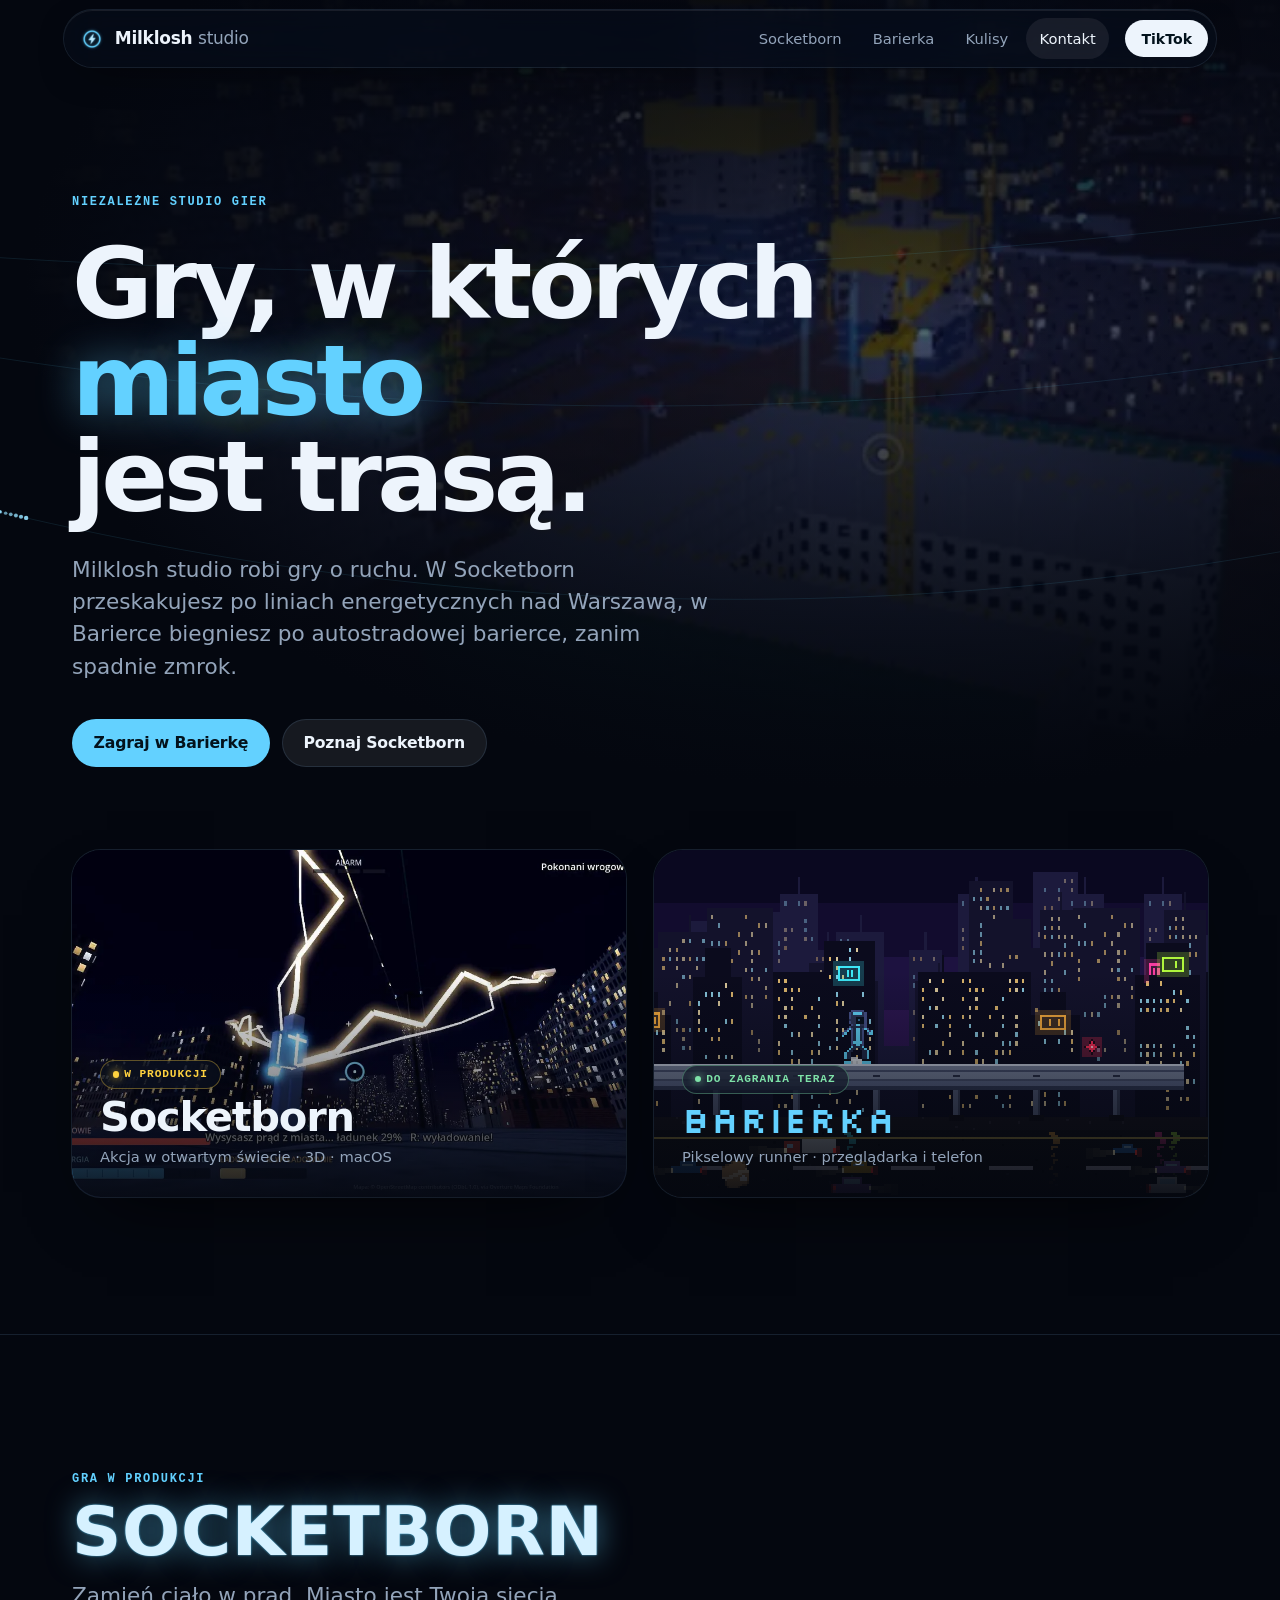
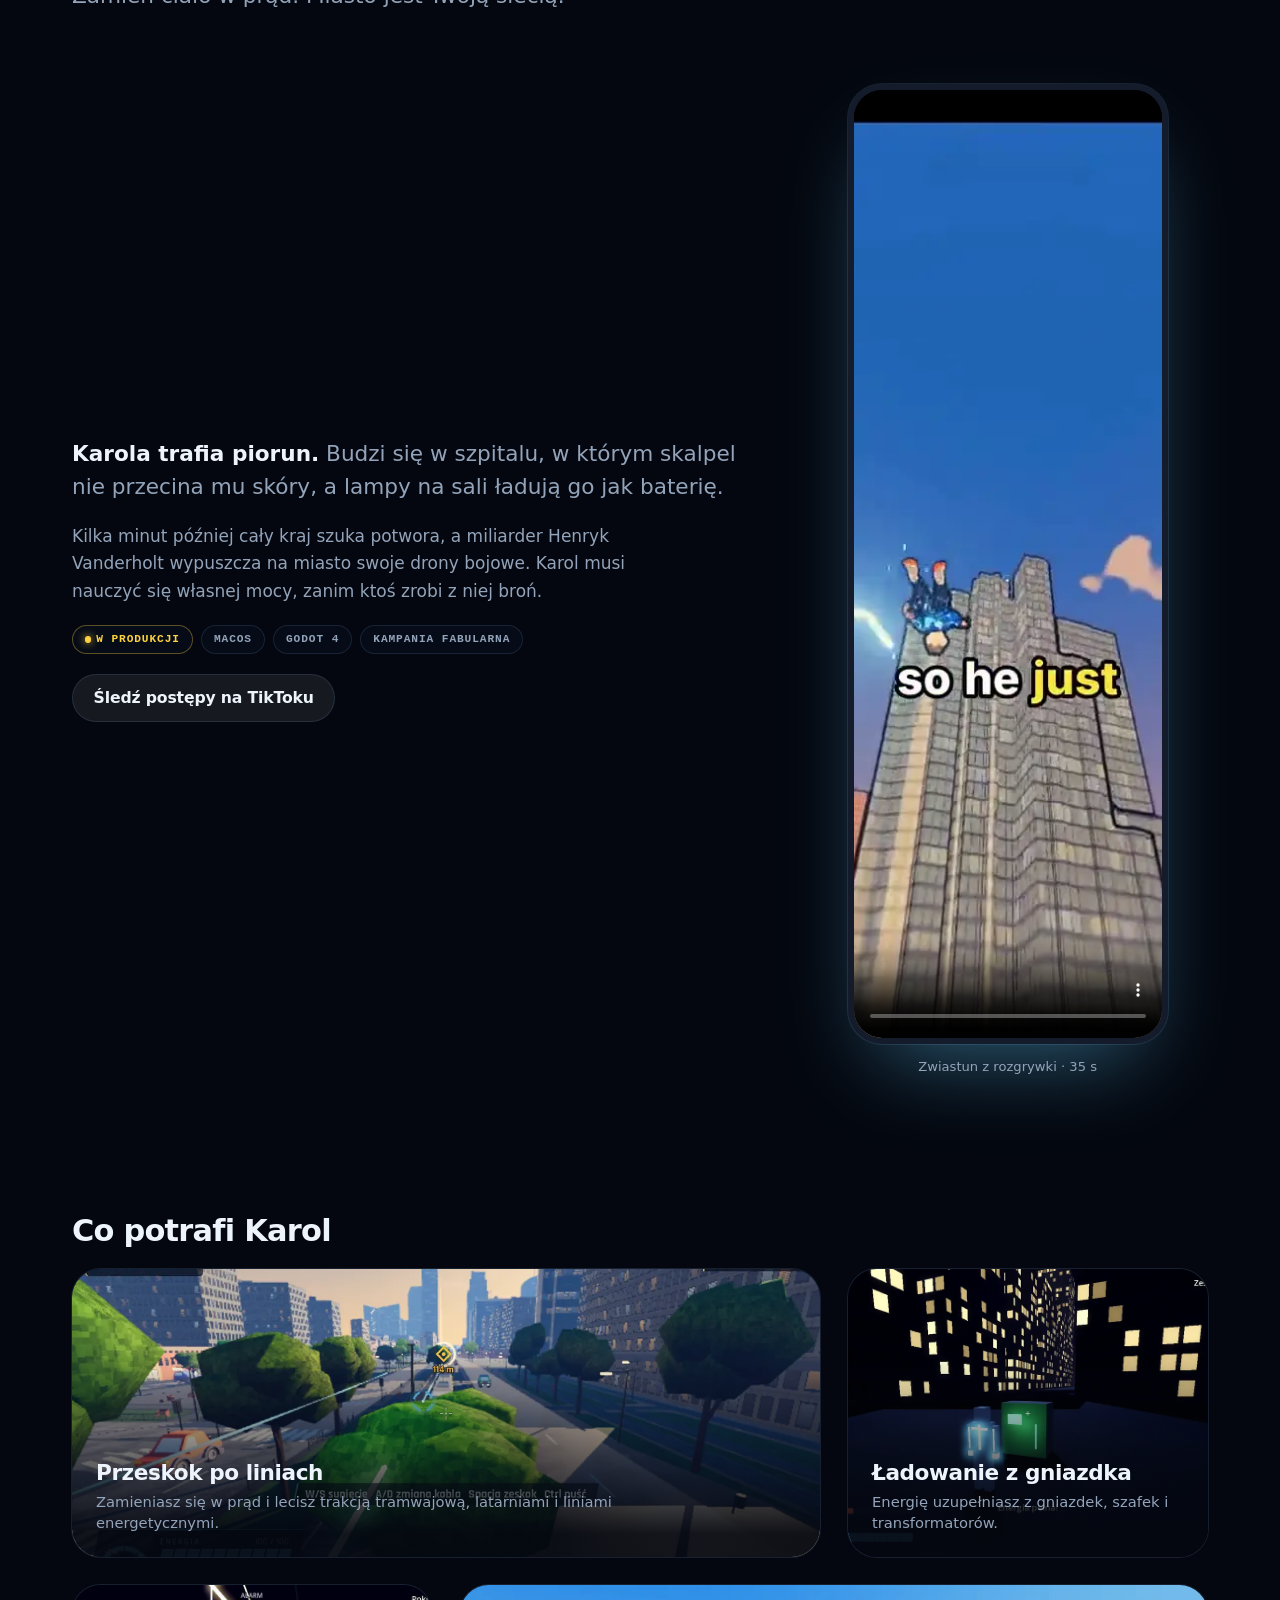
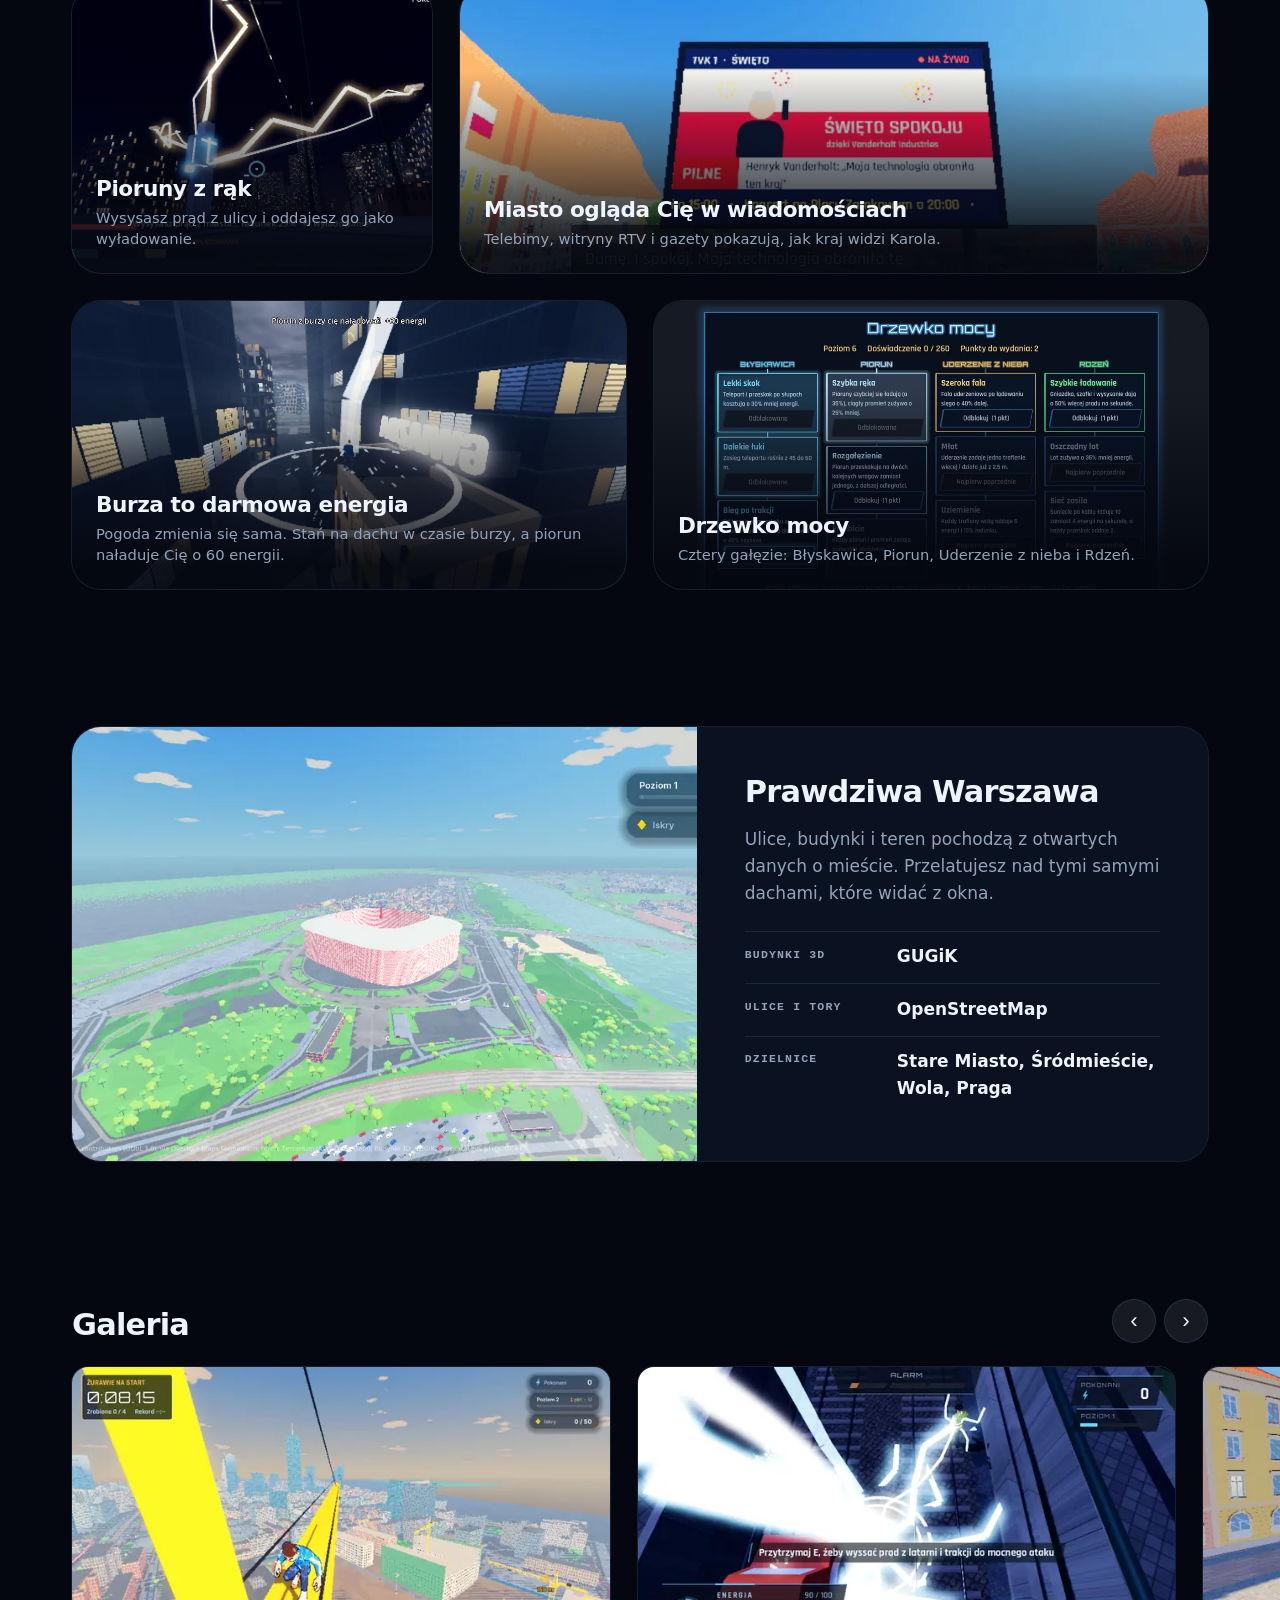
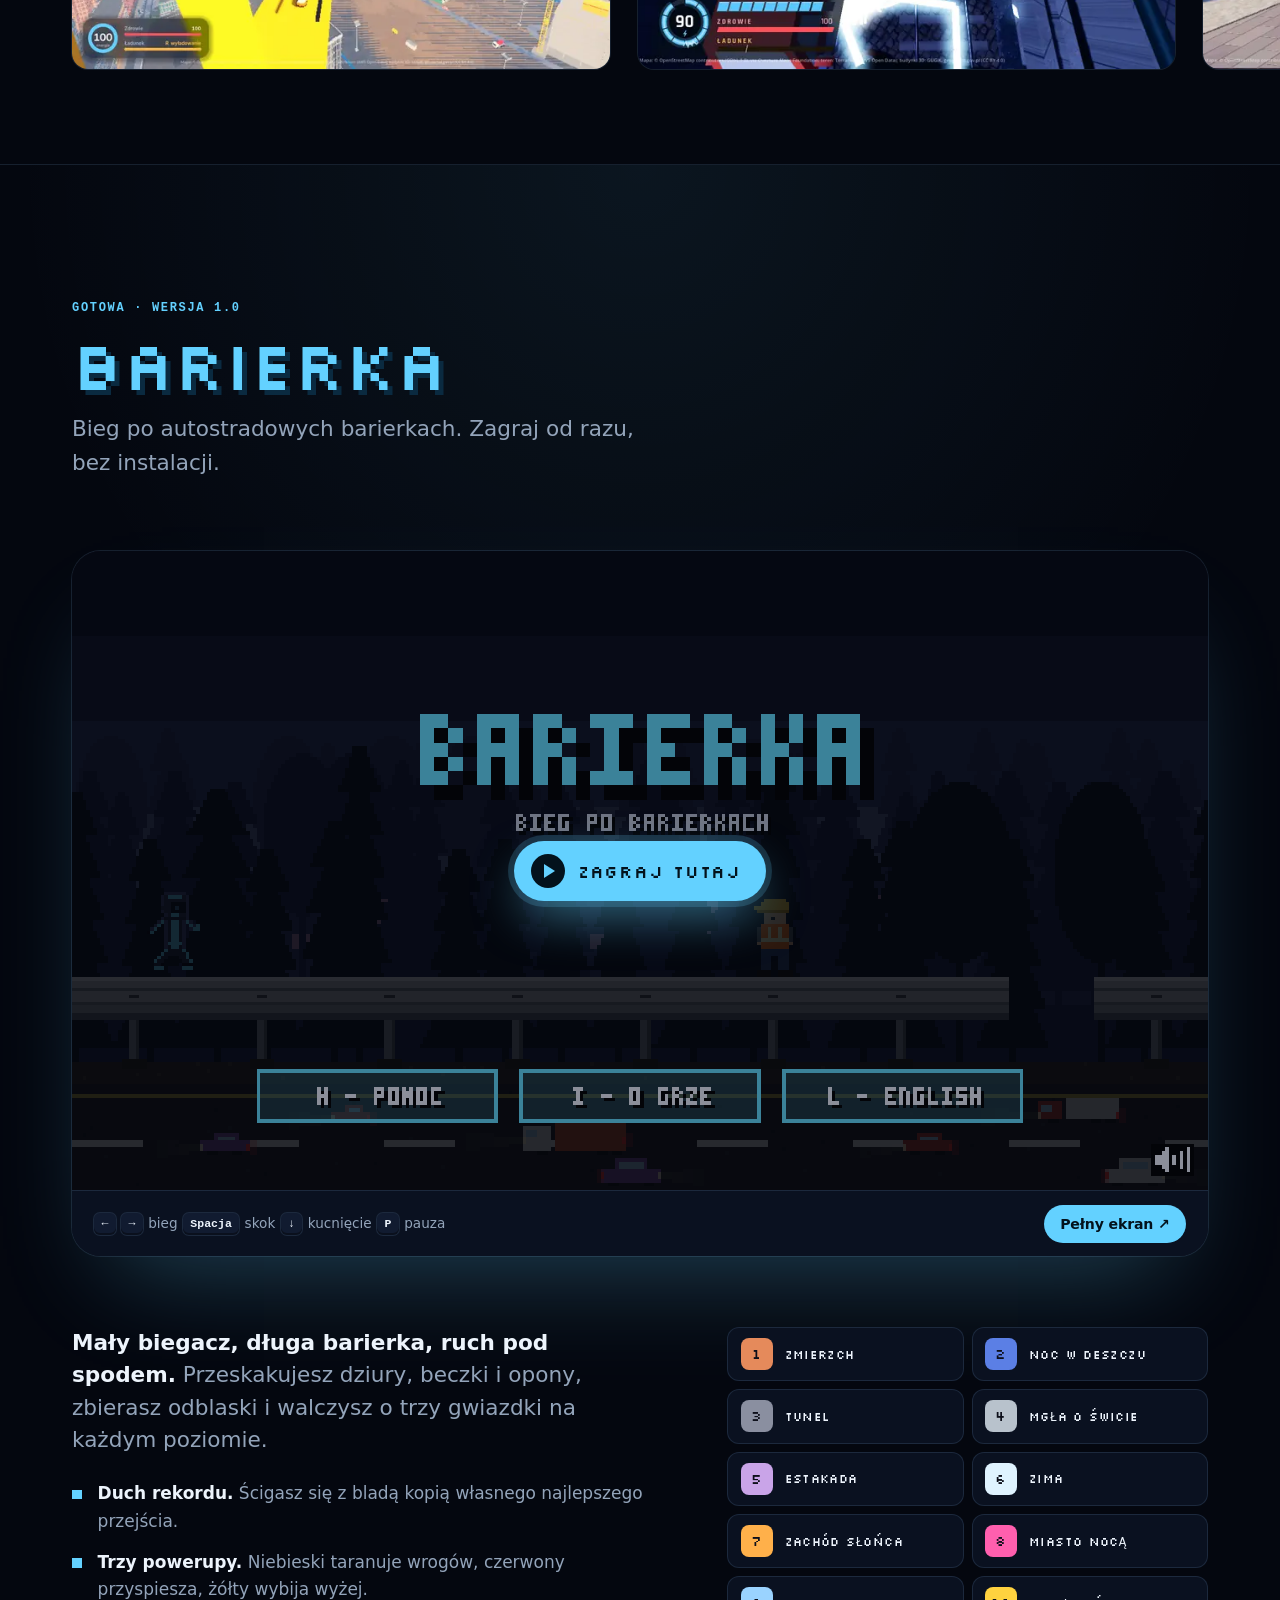
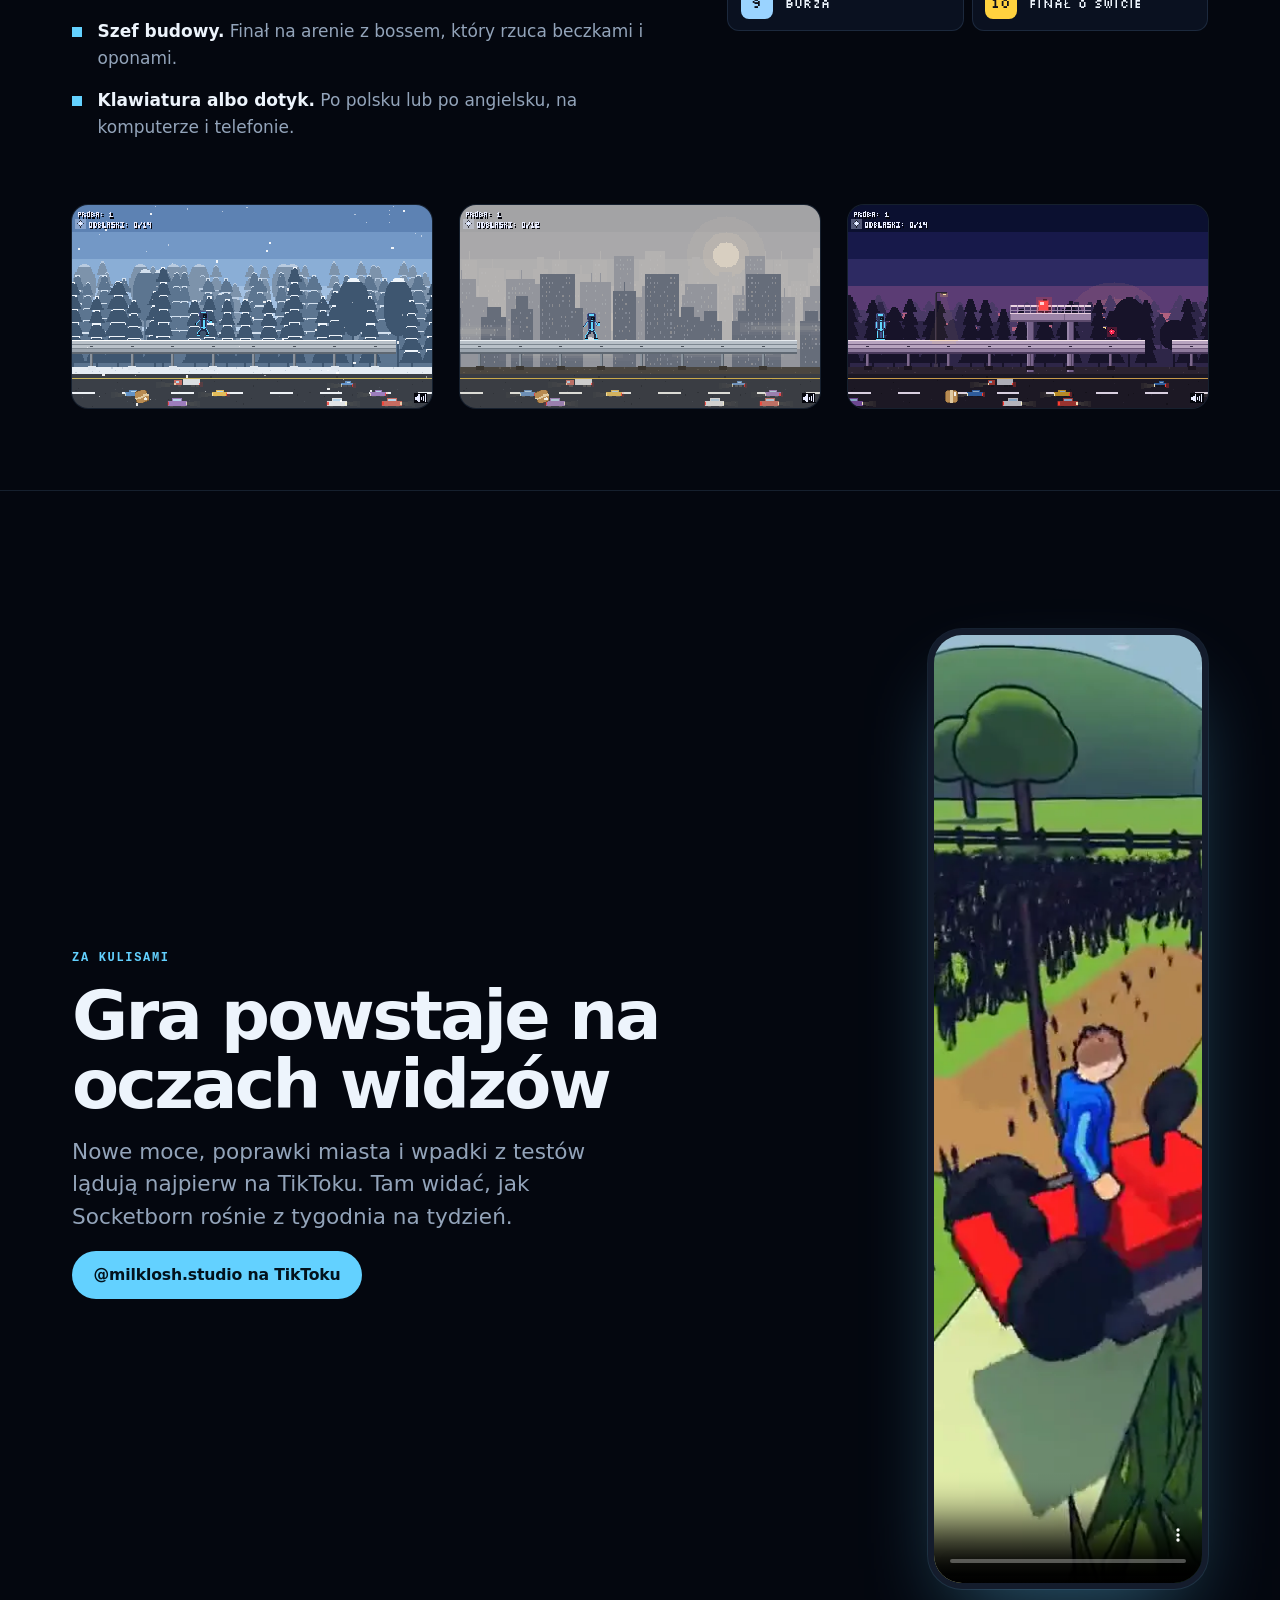
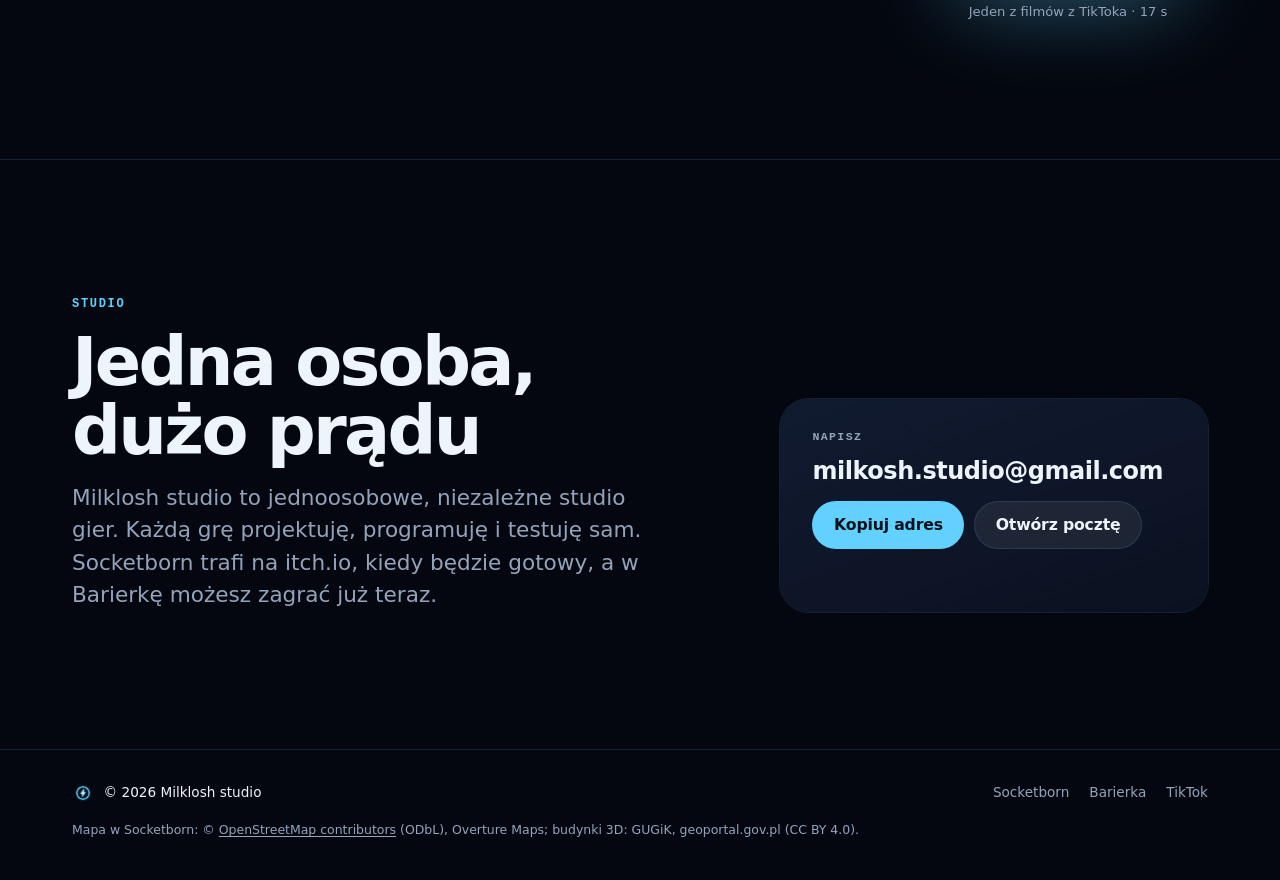
<file: index.html>
<!doctype html>
<html lang="pl">
<head>
<meta charset="utf-8">
<meta name="viewport" content="width=device-width, initial-scale=1, viewport-fit=cover">
<title>Milklosh studio</title>
<meta name="claude:viewport-fit-sides" content="cover">
<meta name="description" content="Milklosh studio robi gry: Socketborn, w którym zamieniasz ciało w prąd w Warszawie, i Barierkę, pikselowy bieg po autostradowych barierkach.">
<meta name="theme-color" content="#04070f">
<meta property="og:type" content="website">
<meta property="og:title" content="Milklosh studio">
<meta property="og:description" content="Socketborn i Barierka: gry z Milklosh studio.">
<meta property="og:image" content="https://milklosh.studio/assets/img/hero-plac-noca.webp">
<link rel="icon" type="image/png" href="favicon.png">
<link rel="apple-touch-icon" href="apple-touch-icon.png">
<link rel="preconnect" href="https://fonts.googleapis.com">
<link rel="preconnect" href="https://fonts.gstatic.com" crossorigin>
<link rel="stylesheet" href="https://fonts.googleapis.com/css2?family=Silkscreen&display=swap">
<link rel="stylesheet" href="style.css">
</head>
<body>

<header class="bar" id="bar">
  <div class="bar-in">
    <a class="brand" href="#top" aria-label="Milklosh studio, na górę strony">
      <img src="assets/img/znak.png" alt="" width="28" height="28">
      <span>Milklosh <em>studio</em></span>
    </a>
    <nav class="links" id="menu" aria-label="Główna">
      <a href="#socketborn">Socketborn</a>
      <a href="#barierka">Barierka</a>
      <a href="#kulisy">Kulisy</a>
      <a href="#kontakt">Kontakt</a>
      <a class="m-only" href="https://www.tiktok.com/@milklosh.studio" target="_blank" rel="noopener">TikTok ↗</a>
    </nav>
    <a class="pill-link" href="https://www.tiktok.com/@milklosh.studio" target="_blank" rel="noopener">TikTok</a>
    <button class="menu-btn" type="button" aria-expanded="false" aria-controls="menu" aria-label="Menu">
      <span></span><span></span>
    </button>
  </div>
</header>

<main id="top">

  <!-- HERO -->
  <section class="hero">
    <div class="hero-bg" aria-hidden="true">
      <img src="assets/img/hero-plac-noca.webp" alt="" width="1340" height="555">
    </div>
    <canvas class="sparks" aria-hidden="true"></canvas>
    <div class="shell hero-in">
      <p class="eyebrow">Niezależne studio gier</p>
      <h1>Gry, w których <span class="glow">miasto</span> jest&nbsp;trasą.</h1>
      <p class="lead">Milklosh studio robi gry o ruchu. W Socketborn przeskakujesz po liniach energetycznych nad Warszawą, w Barierce biegniesz po autostradowej barierce, zanim spadnie zmrok.</p>
      <div class="cta">
        <a class="btn" href="#barierka">Zagraj w Barierkę</a>
        <a class="btn ghost" href="#socketborn">Poznaj Socketborn</a>
      </div>
    </div>

    <div class="shell">
      <div class="posters">
        <a class="poster" href="#socketborn">
          <img src="assets/img/moc-wysysanie.webp" alt="" loading="eager" width="1100" height="619">
          <span class="poster-txt">
            <span class="chip live">W produkcji</span>
            <b>Socketborn</b>
            <span>Akcja w otwartym świecie · 3D · macOS</span>
          </span>
        </a>
        <a class="poster pixel" href="#barierka">
          <img src="assets/img/barierka-miasto-noca.webp" alt="" loading="eager" width="1200" height="624">
          <span class="poster-txt">
            <span class="chip ok">Do zagrania teraz</span>
            <b class="px">Barierka</b>
            <span>Pikselowy runner · przeglądarka i telefon</span>
          </span>
        </a>
      </div>
    </div>
  </section>

  <!-- SOCKETBORN -->
  <section class="game-sec" id="socketborn" aria-labelledby="sb-h">
    <div class="shell">
      <header class="sec-head">
        <p class="eyebrow">Gra w produkcji</p>
        <h2 id="sb-h" class="sb-title">Socketborn</h2>
        <p class="sub">Zamień ciało w prąd. Miasto jest Twoją siecią.</p>
      </header>

      <div class="story reveal">
        <div class="story-txt">
          <p class="big"><strong>Karola trafia piorun.</strong> Budzi się w szpitalu, w którym skalpel nie przecina mu skóry, a lampy na sali ładują go jak baterię.</p>
          <p>Kilka minut później cały kraj szuka potwora, a miliarder Henryk Vanderholt wypuszcza na miasto swoje drony bojowe. Karol musi nauczyć się własnej mocy, zanim ktoś zrobi z niej broń.</p>
          <div class="chips">
            <span class="chip live">W produkcji</span>
            <span class="chip">macOS</span>
            <span class="chip">Godot 4</span>
            <span class="chip">Kampania fabularna</span>
          </div>
          <a class="btn ghost" href="https://www.tiktok.com/@milklosh.studio" target="_blank" rel="noopener">Śledź postępy na TikToku</a>
        </div>
        <figure class="phone">
          <video controls playsinline preload="none" poster="assets/video/zwiastun-poster.webp" width="540" height="960">
            <source src="assets/video/socketborn-zwiastun.mp4" type="video/mp4">
          </video>
          <figcaption>Zwiastun z rozgrywki · 35 s</figcaption>
        </figure>
      </div>

      <h3 class="mini-h">Co potrafi Karol</h3>
      <div class="bento">
        <article class="tile t-wide reveal">
          <img src="assets/img/moc-przeskok.webp" alt="Wyścig po kablach nad ulicami Woli" loading="lazy" width="1100" height="619">
          <div class="tile-txt"><b>Przeskok po liniach</b><span>Zamieniasz się w prąd i lecisz trakcją tramwajową, latarniami i liniami energetycznymi.</span></div>
        </article>
        <article class="tile reveal">
          <img src="assets/img/moc-ladowanie.webp" alt="Karol ładuje się przy szafce elektrycznej" loading="lazy" width="1100" height="619">
          <div class="tile-txt"><b>Ładowanie z gniazdka</b><span>Energię uzupełniasz z gniazdek, szafek i transformatorów.</span></div>
        </article>
        <article class="tile reveal">
          <img src="assets/img/moc-wysysanie.webp" alt="Wysysanie prądu z latarni między wieżowcami" loading="lazy" width="1100" height="619">
          <div class="tile-txt"><b>Pioruny z rąk</b><span>Wysysasz prąd z ulicy i oddajesz go jako wyładowanie.</span></div>
        </article>
        <article class="tile t-wide reveal">
          <img src="assets/img/fabula-telebim.webp" alt="Telebim na Placu Zamkowym z Vanderholtem" loading="lazy" width="1100" height="619">
          <div class="tile-txt"><b>Miasto ogląda Cię w wiadomościach</b><span>Telebimy, witryny RTV i gazety pokazują, jak kraj widzi Karola.</span></div>
        </article>
        <article class="tile t-half reveal">
          <img src="assets/img/moc-burza.webp" alt="Piorun z burzy ładuje Karola na dachu" loading="lazy" width="1100" height="619">
          <div class="tile-txt"><b>Burza to darmowa energia</b><span>Pogoda zmienia się sama. Stań na dachu w czasie burzy, a piorun naładuje Cię o 60 energii.</span></div>
        </article>
        <article class="tile t-half reveal">
          <img src="assets/img/moc-drzewko.webp" alt="Drzewko mocy z czterema gałęziami" loading="lazy" width="1100" height="619">
          <div class="tile-txt"><b>Drzewko mocy</b><span>Cztery gałęzie: Błyskawica, Piorun, Uderzenie z nieba i Rdzeń.</span></div>
        </article>
      </div>

      <div class="city reveal">
        <div class="city-img">
          <img src="assets/img/warszawa-stadion.webp" alt="Stadion Narodowy i Praga z lotu ptaka" loading="lazy" width="1100" height="619">
        </div>
        <div class="city-txt">
          <h3>Prawdziwa Warszawa</h3>
          <p>Ulice, budynki i teren pochodzą z otwartych danych o mieście. Przelatujesz nad tymi samymi dachami, które widać z okna.</p>
          <dl class="facts">
            <div><dt>Budynki 3D</dt><dd>GUGiK</dd></div>
            <div><dt>Ulice i tory</dt><dd>OpenStreetMap</dd></div>
            <div><dt>Dzielnice</dt><dd>Stare Miasto, Śródmieście, Wola, Praga</dd></div>
          </dl>
        </div>
      </div>

      <div class="carousel-head">
        <h3 class="mini-h">Galeria</h3>
        <div class="car-btns">
          <button type="button" class="round" data-dir="-1" aria-label="Poprzednie zdjęcie">‹</button>
          <button type="button" class="round" data-dir="1" aria-label="Następne zdjęcie">›</button>
        </div>
      </div>
    </div>
    <div class="carousel" tabindex="0" aria-label="Zrzuty ekranu z Socketborn">
      <button class="shot" data-full="assets/img/zuraw.webp"><img src="assets/img/zuraw-640.webp" alt="Karol na wysięgniku żurawia 168 m nad budową" loading="lazy" width="640" height="360"></button>
      <button class="shot" data-full="assets/img/uderzenie.webp"><img src="assets/img/uderzenie-640.webp" alt="Wyładowanie z wyssanej trakcji na torach" loading="lazy" width="640" height="360"></button>
      <button class="shot" data-full="assets/img/lot.webp"><img src="assets/img/lot-640.webp" alt="Lot nad kamienicami Starego Miasta" loading="lazy" width="640" height="360"></button>
      <button class="shot" data-full="assets/img/fabula-witryna.webp"><img src="assets/img/fabula-witryna.webp" alt="Witryna sklepu RTV z wiadomościami" loading="lazy" width="1100" height="619"></button>
      <button class="shot" data-full="assets/img/burza.webp"><img src="assets/img/burza-640.webp" alt="Burza i piorun między wieżowcami nocą" loading="lazy" width="640" height="360"></button>
      <button class="shot" data-full="assets/img/bohater-ladowanie.webp"><img src="assets/img/bohater-ladowanie.webp" alt="Karol z żyłami pełnymi energii" loading="lazy" width="1100" height="619"></button>
      <button class="shot" data-full="assets/img/wisla-noc.webp"><img src="assets/img/wisla-noc-640.webp" alt="Światła miasta odbite w Wiśle nocą" loading="lazy" width="640" height="360"></button>
      <button class="shot" data-full="assets/img/srodmiescie.webp"><img src="assets/img/srodmiescie-640.webp" alt="Śródmieście i wieżowce z lotu ptaka" loading="lazy" width="640" height="360"></button>
    </div>
  </section>

  <!-- BARIERKA -->
  <section class="game-sec bar-sec" id="barierka" aria-labelledby="ba-h">
    <div class="shell">
      <header class="sec-head">
        <p class="eyebrow">Gotowa · wersja 1.0</p>
        <h2 id="ba-h" class="px ba-title">Barierka</h2>
        <p class="sub">Bieg po autostradowych barierkach. Zagraj od razu, bez instalacji.</p>
      </header>

      <div class="console reveal">
        <div class="screen" id="screen">
          <img src="assets/img/barierka-start.webp" alt="Ekran startowy Barierki" width="1280" height="720">
          <button type="button" class="play" id="play">
            <span class="play-ico" aria-hidden="true"></span>
            Zagraj tutaj
          </button>
        </div>
        <div class="console-bar">
          <span class="keys"><kbd>←</kbd><kbd>→</kbd> bieg <kbd>Spacja</kbd> skok <kbd>↓</kbd> kucnięcie <kbd>P</kbd> pauza</span>
          <a class="btn small" href="barierka/" target="_blank" rel="noopener">Pełny ekran ↗</a>
        </div>
      </div>

      <div class="ba-grid">
        <div class="ba-txt reveal">
          <p class="big"><strong>Mały biegacz, długa barierka, ruch pod spodem.</strong> Przeskakujesz dziury, beczki i opony, zbierasz odblaski i walczysz o trzy gwiazdki na każdym poziomie.</p>
          <ul class="ticks">
            <li><b>Duch rekordu.</b> Ścigasz się z bladą kopią własnego najlepszego przejścia.</li>
            <li><b>Trzy powerupy.</b> Niebieski taranuje wrogów, czerwony przyspiesza, żółty wybija wyżej.</li>
            <li><b>Szef budowy.</b> Finał na arenie z bossem, który rzuca beczkami i oponami.</li>
            <li><b>Klawiatura albo dotyk.</b> Po polsku lub po angielsku, na komputerze i telefonie.</li>
          </ul>
        </div>
        <ol class="levels reveal" aria-label="Poziomy">
          <li style="--c:#e58a5b">Zmierzch</li>
          <li style="--c:#5b7fe5">Noc w deszczu</li>
          <li style="--c:#8a8fa0">Tunel</li>
          <li style="--c:#b8c2cc">Mgła o świcie</li>
          <li style="--c:#c9a4e8">Estakada</li>
          <li style="--c:#dff3ff">Zima</li>
          <li style="--c:#ffb04a">Zachód słońca</li>
          <li style="--c:#ff5fae">Miasto nocą</li>
          <li style="--c:#9ad3ff">Burza</li>
          <li style="--c:#ffd23f">Finał o świcie</li>
        </ol>
      </div>

      <div class="px-gallery">
        <button class="shot" data-full="assets/img/barierka-zima.webp"><img src="assets/img/barierka-zima-640.webp" alt="Poziom 6, zima" loading="lazy" width="640" height="360"></button>
        <button class="shot" data-full="assets/img/barierka-mgla.webp"><img src="assets/img/barierka-mgla-640.webp" alt="Poziom 5, estakada we mgle" loading="lazy" width="640" height="360"></button>
        <button class="shot" data-full="assets/img/barierka-final.webp"><img src="assets/img/barierka-final-640.webp" alt="Poziom 10, finał o świcie" loading="lazy" width="640" height="360"></button>
      </div>
    </div>
  </section>

  <!-- KULISY -->
  <section class="kulisy" id="kulisy" aria-labelledby="ku-h">
    <div class="shell kulisy-in">
      <div class="kulisy-txt reveal">
        <p class="eyebrow">Za kulisami</p>
        <h2 id="ku-h">Gra powstaje na oczach widzów</h2>
        <p>Nowe moce, poprawki miasta i wpadki z testów lądują najpierw na TikToku. Tam widać, jak Socketborn rośnie z tygodnia na tydzień.</p>
        <a class="btn" href="https://www.tiktok.com/@milklosh.studio" target="_blank" rel="noopener">@milklosh.studio na TikToku</a>
      </div>
      <figure class="phone small reveal">
        <video controls playsinline preload="none" poster="assets/video/kulisy-trawa-poster.webp" width="540" height="960">
          <source src="assets/video/kulisy-trawa.mp4" type="video/mp4">
        </video>
        <figcaption>Jeden z filmów z TikToka · 17 s</figcaption>
      </figure>
    </div>
  </section>

  <!-- STUDIO / KONTAKT -->
  <section class="studio" id="kontakt" aria-labelledby="st-h">
    <div class="shell studio-in">
      <div class="reveal">
        <p class="eyebrow">Studio</p>
        <h2 id="st-h">Jedna osoba, dużo prądu</h2>
        <p class="studio-p">Milklosh studio to jednoosobowe, niezależne studio gier. Każdą grę projektuję, programuję i testuję sam. Socketborn trafi na itch.io, kiedy będzie gotowy, a w Barierkę możesz zagrać już teraz.</p>
      </div>
      <aside class="contact reveal" aria-label="Kontakt">
        <span class="label">Napisz</span>
        <span class="mail">milkosh.studio@gmail.com</span>
        <div class="row">
          <button class="btn" type="button" data-copy="milkosh.studio@gmail.com">Kopiuj adres</button>
          <a class="btn ghost" href="mailto:milkosh.studio@gmail.com">Otwórz pocztę</a>
        </div>
        <span class="copied" aria-live="polite"></span>
      </aside>
    </div>
  </section>
</main>

<footer class="foot">
  <div class="shell foot-in">
    <div class="foot-brand">
      <img src="assets/img/znak.png" alt="" width="22" height="22">
      <span>© 2026 Milklosh studio</span>
    </div>
    <nav aria-label="Stopka">
      <a href="#socketborn">Socketborn</a>
      <a href="#barierka">Barierka</a>
      <a href="https://www.tiktok.com/@milklosh.studio" target="_blank" rel="noopener">TikTok</a>
    </nav>
    <p class="attr">Mapa w Socketborn: © <a href="https://www.openstreetmap.org/copyright" target="_blank" rel="noopener">OpenStreetMap contributors</a> (ODbL), Overture Maps; budynki 3D: GUGiK, geoportal.gov.pl (CC BY 4.0).</p>
  </div>
</footer>

<dialog class="lightbox" aria-label="Powiększony zrzut ekranu">
  <div class="lightbox-stage"><img alt=""></div>
  <button class="lightbox-close" type="button" aria-label="Zamknij">×</button>
</dialog>

<script src="main.js"></script>
<script data-goatcounter="https://milklosh.goatcounter.com/count"
        async src="//gc.zgo.at/count.js"></script>
</body>
</html>
</file>
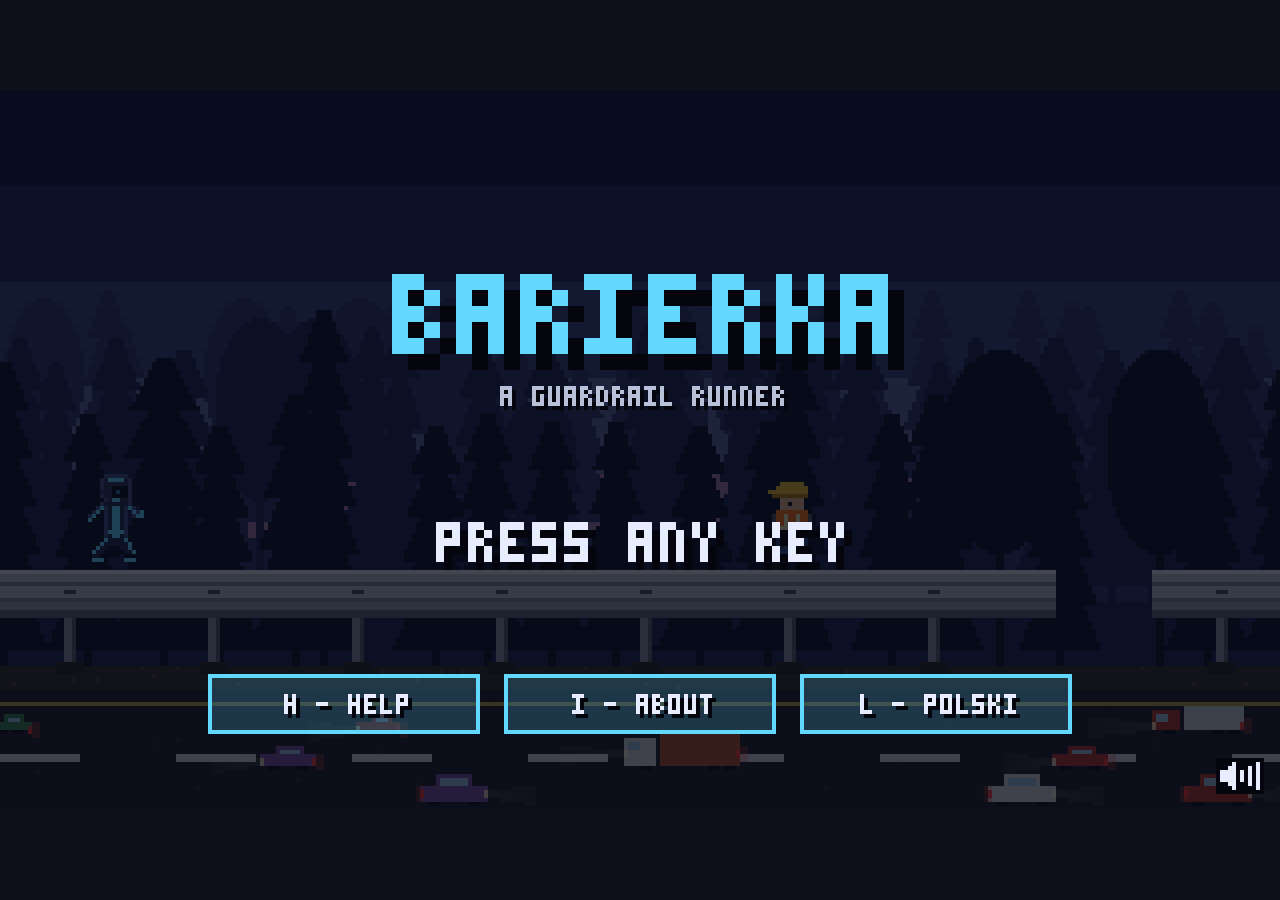
<file: barierka/index.html>
<!DOCTYPE html>
<html lang="en">
<head>
  <meta charset="utf-8">
  <meta name="viewport" content="width=device-width, initial-scale=1, maximum-scale=1, user-scalable=no, viewport-fit=cover">
  <title>Barierka - a guardrail runner</title>
  <meta name="description" content="Barierka is a pixel arcade game: a little runner sprints along highway guardrails. Barierka to pikselowa gra zręcznościowa: człowieczek biegnie po autostradowych barierkach.">
  <meta property="og:type" content="website">
  <meta property="og:title" content="Barierka - a guardrail runner">
  <meta property="og:description" content="A pixel arcade game: a little runner sprints along highway guardrails. Pikselowa gra zręcznościowa: człowieczek biegnie po autostradowych barierkach.">
  <meta property="og:locale" content="en_US">
  <meta property="og:locale:alternate" content="pl_PL">
  <meta name="twitter:card" content="summary">
  <link rel="icon" href="data:image/svg+xml,%3Csvg xmlns='http://www.w3.org/2000/svg' viewBox='0 0 16 16'%3E%3Crect width='16' height='16' fill='%230d0f1a'/%3E%3Crect x='0' y='11' width='16' height='2' fill='%239aa3ad'/%3E%3Crect x='2' y='13' width='2' height='3' fill='%235f6872'/%3E%3Crect x='12' y='13' width='2' height='3' fill='%235f6872'/%3E%3Crect x='6' y='3' width='3' height='3' fill='%2362d8ff'/%3E%3Crect x='5' y='6' width='5' height='3' fill='%2362d8ff'/%3E%3Crect x='4' y='9' width='2' height='2' fill='%2362d8ff'/%3E%3Crect x='9' y='9' width='2' height='2' fill='%2362d8ff'/%3E%3C/svg%3E">
  <style>
    html, body {
      margin: 0;
      height: 100%;
      background: #0d0f1a;
      overflow: hidden;
      touch-action: none;
      overscroll-behavior: none;
      user-select: none;
      -webkit-user-select: none;
      -webkit-touch-callout: none;
      -webkit-tap-highlight-color: transparent;
    }
    body {
      position: fixed;
      inset: 0;
      box-sizing: border-box;
      display: flex;
      align-items: center;
      justify-content: center;
      padding: env(safe-area-inset-top) env(safe-area-inset-right) env(safe-area-inset-bottom) env(safe-area-inset-left);
    }
    canvas {
      display: block;
      touch-action: none;
      image-rendering: crisp-edges;
      image-rendering: pixelated;
    }
  </style>
</head>
<body>
  <canvas id="game" width="320" height="180"></canvas>
  <script src="game.js"></script>
<script data-goatcounter="https://milklosh.goatcounter.com/count"
        async src="//gc.zgo.at/count.js"></script>
</body>
</html>
</file>
<file: style.css>
/* Layout: a night-city scroll. Full-bleed hero, then each game as its own chapter;
   everything sized with clamp() so it scales smoothly from 320px phones to wide desktops. */
:root {
  --night: #04070f;          /* page ground, navy from the logo */
  --night-2: #0a1120;        /* raised surfaces */
  --night-3: #111b30;        /* hover / inner surfaces */
  --ink: #edf4fc;            /* main text */
  --ink-dim: #93a4ba;        /* secondary text */
  --current: #63d1ff;        /* cyan ring of the logo */
  --spark: #ffd23f;          /* "Iskry" yellow from the game HUD */
  --ok: #7ee2a8;             /* "playable now" */
  --hair: rgba(150, 200, 255, 0.13);

  --font-ui: -apple-system, BlinkMacSystemFont, "SF Pro Text", system-ui, "Segoe UI", Roboto, "Helvetica Neue", sans-serif;
  --font-display: -apple-system, BlinkMacSystemFont, "SF Pro Display", system-ui, "Segoe UI", Roboto, "Helvetica Neue", sans-serif;
  --font-mono: ui-monospace, "SF Mono", Menlo, Consolas, monospace;
  --font-px: "Silkscreen", ui-monospace, "SF Mono", Menlo, monospace;

  --s-body: clamp(1rem, 0.95rem + 0.2vw, 1.0625rem);
  --s-lead: clamp(1.1rem, 1rem + 0.5vw, 1.35rem);
  --s-h3: clamp(1.35rem, 1.1rem + 1vw, 1.9rem);
  --s-h2: clamp(2.2rem, 1.4rem + 3.6vw, 4.5rem);
  --s-h1: clamp(2.6rem, 1.2rem + 6.2vw, 6.6rem);

  --gap: clamp(1rem, 0.6rem + 1.6vw, 1.75rem);
  --sec: clamp(4.5rem, 3rem + 7vw, 9rem);
  --r-lg: clamp(20px, 1rem + 1vw, 32px);
  --r-md: 16px;
  --ease: cubic-bezier(0.2, 0.9, 0.25, 1);   /* critically damped feel */
  --gutter-l: max(clamp(16px, 4vw, 40px), env(safe-area-inset-left, 0px));
  --gutter-r: max(clamp(16px, 4vw, 40px), env(safe-area-inset-right, 0px));
  color-scheme: dark;
}

* { box-sizing: border-box; }
html { scroll-behavior: smooth; scroll-padding-top: 72px; -webkit-text-size-adjust: 100%; }
body {
  margin: 0; background: var(--night); color: var(--ink);
  font: 400 var(--s-body)/1.6 var(--font-ui);
  -webkit-font-smoothing: antialiased; overflow-x: hidden;
}
body::before {
  content: ""; position: fixed; inset: 0 0 auto; z-index: 30;
  height: env(safe-area-inset-top, 0px); background: var(--night);
}
img, video { max-width: 100%; display: block; }
a { color: var(--current); text-decoration: none; }
:focus-visible { outline: 2px solid var(--current); outline-offset: 3px; border-radius: 8px; }
h1, h2, h3 { text-wrap: balance; margin: 0; }
p { text-wrap: pretty; }

.shell { max-width: 76rem; margin-inline: auto; padding-left: var(--gutter-l); padding-right: var(--gutter-r); }

.eyebrow {
  margin: 0; font: 600 0.75rem/1 var(--font-mono); letter-spacing: 0.14em; text-transform: uppercase; color: var(--current);
}

/* ---------- Buttons & chips ---------- */
.btn {
  display: inline-flex; align-items: center; justify-content: center; gap: 0.5rem;
  min-height: 48px; padding: 0 1.35rem; border-radius: 999px; border: 0; cursor: pointer;
  font: 600 0.98rem/1 var(--font-ui); letter-spacing: -0.01em;
  background: var(--current); color: #03121c;
  transition: transform 240ms var(--ease), background-color 160ms ease, box-shadow 240ms var(--ease);
  -webkit-tap-highlight-color: transparent; white-space: nowrap;
}
.btn:hover { background: #8fe0ff; box-shadow: 0 8px 30px -8px rgba(99, 209, 255, 0.6); }
.btn:active { transform: scale(0.96); transition-duration: 70ms; }   /* feedback on press */
.btn.ghost { background: rgba(255, 255, 255, 0.07); color: var(--ink); box-shadow: inset 0 0 0 1px var(--hair); }
.btn.ghost:hover { background: rgba(255, 255, 255, 0.12); }
.btn.small { min-height: 38px; padding: 0 1rem; font-size: 0.88rem; }

.chips { display: flex; flex-wrap: wrap; gap: 0.5rem; }
.chip {
  display: inline-flex; align-items: center; gap: 0.45em; width: fit-content;
  font: 600 0.7rem/1 var(--font-mono); letter-spacing: 0.08em; text-transform: uppercase;
  padding: 0.5rem 0.75rem; border-radius: 999px; color: var(--ink-dim);
  background: rgba(10, 17, 32, 0.55); border: 1px solid var(--hair);
  -webkit-backdrop-filter: blur(14px); backdrop-filter: blur(14px);
}
.chip.live { color: var(--spark); border-color: rgba(255, 210, 63, 0.35); }
.chip.ok { color: var(--ok); border-color: rgba(126, 226, 168, 0.35); }
.chip.live::before, .chip.ok::before {
  content: ""; width: 0.55em; height: 0.55em; border-radius: 50%; background: currentColor; box-shadow: 0 0 8px currentColor;
}

/* ---------- Header: floating glass bar ---------- */
.bar {
  position: sticky; top: env(safe-area-inset-top, 0px); z-index: 40;
  padding: 10px var(--gutter-r) 0 var(--gutter-l);
}
.bar-in {
  max-width: 72rem; margin-inline: auto;
  display: flex; align-items: center; gap: 1rem;
  padding: 8px 8px 8px 14px; border-radius: 999px;
  background: rgba(8, 13, 25, 0.62);
  -webkit-backdrop-filter: blur(22px) saturate(170%); backdrop-filter: blur(22px) saturate(170%);
  box-shadow: inset 0 1px 0 rgba(255, 255, 255, 0.08), 0 0 0 1px var(--hair), 0 12px 40px -18px rgba(0, 0, 0, 0.8);
}
.brand { display: flex; align-items: center; gap: 0.55rem; color: var(--ink); font-weight: 650; letter-spacing: -0.015em; margin-right: auto; }
.brand em { font-style: normal; font-weight: 300; color: var(--ink-dim); }
.brand img { width: 28px; height: 28px; }
.links { display: flex; gap: 0.25rem; }
.links a { color: var(--ink-dim); font-size: 0.92rem; padding: 0.55rem 0.85rem; border-radius: 999px; transition: color 150ms, background-color 150ms; }
.links a:hover, .links a.on { color: var(--ink); background: rgba(255, 255, 255, 0.07); }
.pill-link { font: 600 0.88rem/1 var(--font-ui); color: #03121c; background: var(--ink); padding: 0.7rem 1rem; border-radius: 999px; transition: transform 220ms var(--ease); }
.pill-link:active { transform: scale(0.95); }
.menu-btn, .links .m-only { display: none; }

/* ---------- Hero ---------- */
.hero { position: relative; isolation: isolate; padding-top: clamp(3rem, 2rem + 6vw, 7rem); margin-top: -70px; padding-bottom: var(--sec); }
.hero-bg { position: absolute; inset: 0 0 auto 0; height: min(92%, 980px); z-index: -2; overflow: hidden; }
.hero-bg img { width: 100%; height: 100%; object-fit: cover; object-position: center 35%; opacity: 0.55; transform: scale(1.06); }
.hero-bg::after {
  content: ""; position: absolute; inset: 0;
  background:
    radial-gradient(80% 60% at 70% 30%, transparent, var(--night) 85%),
    linear-gradient(180deg, rgba(4, 7, 15, 0.7) 0%, rgba(4, 7, 15, 0.2) 35%, var(--night) 100%);
}
.sparks { position: absolute; inset: 0; width: 100%; height: 100%; z-index: -1; pointer-events: none; }
.hero-in { padding-top: 90px; display: grid; gap: clamp(1rem, 0.6rem + 1.5vw, 1.75rem); justify-items: start; }
.hero h1 {
  font: 750 var(--s-h1)/0.98 var(--font-display); letter-spacing: -0.045em; max-width: 13ch;
}
.glow { color: var(--current); text-shadow: 0 0 40px rgba(99, 209, 255, 0.45); }
.lead { margin: 0; max-width: 40rem; font-size: var(--s-lead); line-height: 1.5; color: var(--ink-dim); }
.cta { display: flex; flex-wrap: wrap; gap: 0.75rem; margin-top: 0.5rem; }

.posters {
  margin-top: clamp(3rem, 2rem + 4vw, 6rem);
  display: grid; grid-template-columns: repeat(auto-fit, minmax(min(100%, 22rem), 1fr)); gap: var(--gap);
}
.poster {
  position: relative; display: block; overflow: hidden; border-radius: var(--r-lg);
  aspect-ratio: 16 / 10; max-width: 100%; color: var(--ink);
  box-shadow: 0 0 0 1px var(--hair), 0 30px 70px -35px rgba(0, 0, 0, 0.9);
  transition: transform 420ms var(--ease), box-shadow 420ms var(--ease);
}
.poster img { position: absolute; inset: 0; width: 100%; height: 100%; object-fit: cover; transition: transform 700ms var(--ease); }
.poster::after { content: ""; position: absolute; inset: 0; background: linear-gradient(180deg, transparent 35%, rgba(4, 7, 15, 0.92)); }
.poster:hover { transform: translateY(-4px); box-shadow: 0 0 0 1px rgba(99, 209, 255, 0.4), 0 40px 80px -35px rgba(99, 209, 255, 0.35); }
.poster:hover img { transform: scale(1.04); }
.poster:active { transform: scale(0.985); transition-duration: 90ms; }
.poster-txt { position: absolute; z-index: 1; inset: auto 0 0 0; padding: clamp(1.1rem, 0.8rem + 1.5vw, 1.75rem); display: grid; gap: 0.45rem; }
.poster-txt b { font: 750 clamp(1.7rem, 1.2rem + 2vw, 2.6rem)/1 var(--font-display); letter-spacing: -0.03em; }
.poster-txt b.px { font: 400 clamp(1.5rem, 1.1rem + 1.8vw, 2.3rem)/1 var(--font-px); letter-spacing: 0.03em; color: var(--current); }
.poster-txt > span:last-child { color: var(--ink-dim); font-size: 0.92rem; }

/* ---------- Game sections ---------- */
.game-sec { padding-block: var(--sec) calc(var(--sec) * 0.6); border-top: 1px solid var(--hair); }
.sec-head { display: grid; gap: 0.9rem; margin-bottom: clamp(2.5rem, 2rem + 3vw, 4.5rem); }
.sb-title {
  font: 850 var(--s-h2)/0.95 var(--font-display); letter-spacing: 0.01em; text-transform: uppercase;
  color: #d6f1ff; text-shadow: 0 0 30px rgba(99, 209, 255, 0.55), 0 0 2px rgba(99, 209, 255, 0.9);
}
.ba-title { font: 400 var(--s-h2)/1 var(--font-px); color: var(--current); text-shadow: 0.07em 0.07em 0 #0a2a40; }
.sub { margin: 0; font-size: var(--s-lead); color: var(--ink-dim); max-width: 36rem; }
.big { font-size: var(--s-lead); line-height: 1.5; color: var(--ink-dim); margin: 0; }
.big strong { color: var(--ink); font-weight: 650; }
.mini-h { font: 700 var(--s-h3)/1.15 var(--font-display); letter-spacing: -0.025em; margin-bottom: 1.25rem; }

.story { display: grid; grid-template-columns: minmax(0, 1.25fr) minmax(0, 0.75fr); gap: clamp(2rem, 1rem + 4vw, 5rem); align-items: center; margin-bottom: var(--sec); }
.story-txt { display: grid; gap: 1.25rem; justify-items: start; }
.story-txt p:not(.big):not(.eyebrow) { margin: 0; color: var(--ink-dim); max-width: 38rem; }

.phone { margin: 0; display: grid; gap: 0.75rem; justify-items: center; }
.phone video {
  width: 100%; max-width: 320px; aspect-ratio: 9 / 16; object-fit: cover; background: #000;
  border-radius: 34px; border: 6px solid #141c2c;
  box-shadow: 0 0 0 1px var(--hair), 0 40px 90px -30px rgba(99, 209, 255, 0.45);
}
.phone.small video { max-width: 280px; }
.phone figcaption { color: var(--ink-dim); font-size: 0.82rem; }

/* Bento of powers */
.bento { display: grid; grid-template-columns: repeat(6, minmax(0, 1fr)); gap: var(--gap); margin-bottom: var(--sec); }
.tile { grid-column: span 2; }
.tile {
  position: relative; overflow: hidden; border-radius: var(--r-lg); min-height: clamp(220px, 18rem, 340px);
  background: var(--night-2); box-shadow: 0 0 0 1px var(--hair);
}
.tile.t-wide { grid-column: span 4; }
.tile.t-half { grid-column: span 3; }
.tile img { position: absolute; inset: 0; width: 100%; height: 100%; object-fit: cover; transition: transform 800ms var(--ease); }
.tile:hover img { transform: scale(1.04); }
.tile::after { content: ""; position: absolute; inset: 0; background: linear-gradient(180deg, transparent 30%, rgba(4, 7, 15, 0.94) 92%); }
.tile-txt { position: absolute; z-index: 1; inset: auto 0 0 0; padding: clamp(1rem, 0.8rem + 1vw, 1.5rem); display: grid; gap: 0.3rem; }
.tile-txt b { font: 700 clamp(1.1rem, 1rem + 0.5vw, 1.35rem)/1.2 var(--font-display); letter-spacing: -0.02em; }
.tile-txt span { color: var(--ink-dim); font-size: 0.92rem; line-height: 1.45; max-width: 34rem; }

/* Real Warsaw */
.city {
  display: grid; grid-template-columns: minmax(0, 1.1fr) minmax(0, 0.9fr); align-items: stretch;
  border-radius: var(--r-lg); overflow: hidden; background: var(--night-2); box-shadow: 0 0 0 1px var(--hair);
  margin-bottom: var(--sec);
}
.city-img { position: relative; min-height: 260px; }
.city-img img { position: absolute; inset: 0; width: 100%; height: 100%; object-fit: cover; }
.city-txt { padding: clamp(1.5rem, 1rem + 2.5vw, 3rem); display: grid; gap: 1rem; align-content: center; }
.city-txt h3 { font: 700 var(--s-h3)/1.15 var(--font-display); letter-spacing: -0.025em; }
.city-txt p { margin: 0; color: var(--ink-dim); }
.facts { margin: 0.5rem 0 0; display: grid; gap: 0.1rem; }
.facts div { display: grid; grid-template-columns: 8.5rem minmax(0, 1fr); gap: 1rem; padding-block: 0.7rem; border-top: 1px solid var(--hair); }
.facts dt { font: 600 0.72rem/1.5 var(--font-mono); letter-spacing: 0.1em; text-transform: uppercase; color: var(--ink-dim); padding-top: 0.15rem; }
.facts dd { margin: 0; font-weight: 600; }

/* Carousel */
.carousel-head { display: flex; align-items: end; justify-content: space-between; gap: 1rem; }
.carousel-head .mini-h { margin-bottom: 1.25rem; }
.car-btns { display: flex; gap: 0.5rem; margin-bottom: 1.25rem; }
.round {
  width: 44px; height: 44px; border-radius: 50%; border: 0; cursor: pointer;
  background: rgba(255, 255, 255, 0.08); color: var(--ink); font-size: 1.4rem; line-height: 1;
  box-shadow: inset 0 0 0 1px var(--hair); transition: transform 200ms var(--ease), background-color 150ms;
}
.round:hover { background: rgba(255, 255, 255, 0.14); }
.round:active { transform: scale(0.92); transition-duration: 70ms; }
.carousel {
  display: grid; grid-auto-flow: column; grid-auto-columns: clamp(260px, 42vw, 560px); gap: var(--gap);
  overflow-x: auto; overscroll-behavior-x: contain; scroll-snap-type: x mandatory; scrollbar-width: none;
  padding-inline: max(var(--gutter-l), calc((100vw - 76rem) / 2 + 40px));
  scroll-padding-inline: max(var(--gutter-l), calc((100vw - 76rem) / 2 + 40px));
  padding-block: 4px 12px; cursor: grab;
}
.carousel::-webkit-scrollbar { display: none; }
.carousel.dragging { scroll-snap-type: none; cursor: grabbing; scroll-behavior: auto; }
.carousel .shot { scroll-snap-align: start; }

.shot {
  padding: 0; border: 0; background: var(--night-2); cursor: zoom-in; border-radius: var(--r-md); overflow: hidden;
  aspect-ratio: 16 / 9; max-width: 100%; width: 100%; box-shadow: 0 0 0 1px var(--hair);
  transition: transform 260ms var(--ease);
}
.shot img { width: 100%; height: 100%; object-fit: cover; transition: transform 600ms var(--ease); pointer-events: none; -webkit-user-drag: none; user-select: none; }
.shot:hover img { transform: scale(1.04); }
.shot:active { transform: scale(0.97); transition-duration: 80ms; }

/* ---------- Barierka ---------- */
.bar-sec { background: radial-gradient(70% 50% at 50% 0%, rgba(99, 209, 255, 0.07), transparent 70%); }
.px { font-family: var(--font-px); }
.pixel img, .px-gallery img, .screen img { image-rendering: pixelated; }

.console {
  border-radius: var(--r-lg); overflow: hidden; background: #0d0f1a;
  box-shadow: 0 0 0 1px var(--hair), 0 50px 100px -40px rgba(99, 209, 255, 0.3);
  margin-bottom: clamp(2.5rem, 2rem + 3vw, 4.5rem);
}
.screen { position: relative; aspect-ratio: 16 / 9; max-width: 100%; display: grid; place-items: center; background: #0d0f1a; }
.screen img, .screen iframe { position: absolute; inset: 0; width: 100%; height: 100%; border: 0; object-fit: cover; }
.screen img { filter: brightness(0.6); }
.play {
  position: relative; z-index: 1; display: inline-flex; align-items: center; gap: 0.8rem;
  min-height: 60px; padding: 0 1.6rem 0 1.1rem; border-radius: 999px; border: 0; cursor: pointer;
  font: 400 clamp(0.95rem, 0.8rem + 0.6vw, 1.15rem)/1 var(--font-px); letter-spacing: 0.04em; text-transform: uppercase;
  background: var(--current); color: #03121c;
  box-shadow: 0 0 0 6px rgba(99, 209, 255, 0.18), 0 20px 50px -10px rgba(99, 209, 255, 0.6);
  transition: transform 260ms var(--ease), box-shadow 260ms var(--ease);
}
.play:hover { transform: scale(1.04); box-shadow: 0 0 0 10px rgba(99, 209, 255, 0.16), 0 20px 60px -10px rgba(99, 209, 255, 0.75); }
.play:active { transform: scale(0.96); transition-duration: 70ms; }
.play-ico { width: 34px; height: 34px; border-radius: 50%; background: #03121c; position: relative; }
.play-ico::after { content: ""; position: absolute; left: 13px; top: 10px; border: 7px solid transparent; border-left: 11px solid var(--current); border-right: 0; }
.console-bar {
  display: flex; flex-wrap: wrap; align-items: center; justify-content: space-between; gap: 0.75rem 1rem;
  padding: 0.85rem clamp(1rem, 0.8rem + 1vw, 1.4rem); border-top: 1px solid var(--hair); background: var(--night-2);
}
.keys { color: var(--ink-dim); font-size: 0.85rem; display: flex; flex-wrap: wrap; align-items: center; gap: 0.35rem; }
kbd {
  font: 600 0.72rem/1 var(--font-mono); color: var(--ink); padding: 0.32rem 0.45rem; border-radius: 6px;
  background: var(--night-3); box-shadow: inset 0 -2px 0 rgba(0, 0, 0, 0.4), 0 0 0 1px var(--hair);
}

.ba-grid { display: grid; grid-template-columns: minmax(0, 1.1fr) minmax(0, 0.9fr); gap: clamp(2rem, 1rem + 4vw, 5rem); align-items: start; margin-bottom: clamp(2.5rem, 2rem + 3vw, 4rem); }
.ba-txt { display: grid; gap: 1.5rem; }
.ticks { list-style: none; margin: 0; padding: 0; display: grid; gap: 0.9rem; }
.ticks li { position: relative; padding-left: 1.6rem; color: var(--ink-dim); }
.ticks li::before { content: ""; position: absolute; left: 0; top: 0.55em; width: 0.6rem; height: 0.6rem; background: var(--current); image-rendering: pixelated; }
.ticks b { color: var(--ink); font-weight: 650; }

.levels { list-style: none; margin: 0; padding: 0; counter-reset: lv; display: grid; grid-template-columns: repeat(2, minmax(0, 1fr)); gap: 0.5rem; }
.levels li {
  counter-increment: lv; display: flex; align-items: center; gap: 0.75rem;
  padding: 0.7rem 0.85rem; border-radius: 12px; background: var(--night-2); box-shadow: inset 0 0 0 1px var(--hair);
  font: 400 0.78rem/1.2 var(--font-px); text-transform: uppercase; letter-spacing: 0.03em; color: var(--ink);
}
.levels li::before {
  content: counter(lv); flex: none; display: grid; place-items: center; width: 2rem; height: 2rem; border-radius: 8px;
  background: var(--c); color: #0d0f1a; font-size: 0.85rem;
}

.px-gallery { display: grid; grid-template-columns: repeat(3, minmax(0, 1fr)); gap: var(--gap); }

/* ---------- Behind the scenes ---------- */
.kulisy { padding-block: var(--sec); border-top: 1px solid var(--hair); overflow: hidden; }
.kulisy-in { display: grid; grid-template-columns: minmax(0, 1fr) auto; gap: clamp(2rem, 1rem + 5vw, 6rem); align-items: center; }
.kulisy-txt { display: grid; gap: 1.1rem; justify-items: start; }
.kulisy h2, .studio h2 { font: 750 var(--s-h2)/1 var(--font-display); letter-spacing: -0.04em; max-width: 14ch; }
.kulisy-txt p:not(.eyebrow) { margin: 0; color: var(--ink-dim); font-size: var(--s-lead); max-width: 34rem; line-height: 1.5; }

/* ---------- Studio + contact ---------- */
.studio { padding-block: var(--sec); border-top: 1px solid var(--hair); }
.studio-in { display: grid; grid-template-columns: minmax(0, 1.2fr) minmax(0, 0.8fr); gap: clamp(2rem, 1rem + 4vw, 5rem); align-items: end; }
.studio-in > div { display: grid; gap: 1.1rem; }
.studio-p { margin: 0; color: var(--ink-dim); font-size: var(--s-lead); line-height: 1.5; max-width: 36rem; }
.contact {
  display: grid; gap: 0.9rem; padding: clamp(1.25rem, 1rem + 1.5vw, 2rem); border-radius: var(--r-lg);
  background: linear-gradient(160deg, var(--night-3), var(--night-2)); box-shadow: 0 0 0 1px var(--hair);
}
.label { font: 600 0.72rem/1 var(--font-mono); letter-spacing: 0.12em; text-transform: uppercase; color: var(--ink-dim); }
.mail { font: 650 clamp(1.1rem, 0.9rem + 1vw, 1.5rem)/1.25 var(--font-display); letter-spacing: -0.02em; overflow-wrap: anywhere; user-select: all; }
.row { display: flex; flex-wrap: wrap; gap: 0.6rem; }
.copied { font-size: 0.85rem; color: var(--spark); min-height: 1.2em; }

/* ---------- Footer ---------- */
.foot { border-top: 1px solid var(--hair); padding-block: 2rem calc(2.5rem + env(safe-area-inset-bottom, 0px)); color: var(--ink-dim); font-size: 0.85rem; }
.foot-in { display: flex; flex-wrap: wrap; align-items: center; justify-content: space-between; gap: 1rem 2rem; }
.foot-brand { display: flex; align-items: center; gap: 0.6rem; color: var(--ink); }
.foot nav { display: flex; gap: 1.25rem; }
.foot nav a { color: var(--ink-dim); }
.foot nav a:hover { color: var(--ink); }
.attr { flex-basis: 100%; margin: 0; font-size: 0.78rem; }
.attr a { color: var(--ink-dim); text-decoration: underline; text-underline-offset: 0.2em; }

/* ---------- Scroll reveal: visible at rest, only rises a little ---------- */
.js .reveal { transform: translateY(24px); transition: transform 900ms var(--ease); }
.js .reveal.in { transform: none; }

/* ---------- Lightbox ---------- */
.lightbox { border: 0; padding: 0; background: transparent; max-width: 100vw; max-height: 100dvh; width: 100vw; height: 100dvh; margin: 0; overflow: hidden; }
.lightbox::backdrop { background: rgba(2, 4, 10, 0); transition: background 300ms ease; -webkit-backdrop-filter: blur(0); backdrop-filter: blur(0); }
.lightbox.open::backdrop { background: rgba(2, 4, 10, 0.82); -webkit-backdrop-filter: blur(14px); backdrop-filter: blur(14px); }
.lightbox-stage { position: absolute; inset: 0; display: grid; place-items: center; padding: var(--gutter-l); cursor: zoom-out; }
.lightbox img { max-width: min(94vw, 1500px); max-height: 86dvh; border-radius: 16px; box-shadow: 0 30px 90px rgba(0, 0, 0, 0.7); will-change: transform; }
.lightbox-close {
  position: absolute; z-index: 2; top: calc(env(safe-area-inset-top, 0px) + 14px); right: calc(env(safe-area-inset-right, 0px) + 14px);
  width: 44px; height: 44px; border-radius: 50%; border: 0; cursor: pointer; font-size: 1.4rem; line-height: 1;
  background: rgba(255, 255, 255, 0.12); color: var(--ink); -webkit-backdrop-filter: blur(16px); backdrop-filter: blur(16px);
}

/* ---------- Tablet ---------- */
@media (max-width: 980px) {
  .bento .tile, .bento .tile.t-wide, .bento .tile.t-half { grid-column: span 3; }
  .bento .tile.t-wide { grid-column: span 6; }
  .story, .ba-grid, .studio-in, .city { grid-template-columns: minmax(0, 1fr); }
  .studio-in { align-items: start; }
  .city-img { aspect-ratio: 16 / 9; min-height: 0; }
}

/* ---------- Phone ---------- */
@media (max-width: 720px) {
  .bar { padding-top: 8px; }
  .pill-link { display: none; }
  .menu-btn {
    display: grid; place-content: center; gap: 6px; width: 44px; height: 44px; border-radius: 50%; border: 0; cursor: pointer;
    background: rgba(255, 255, 255, 0.08);
  }
  .menu-btn span { display: block; width: 18px; height: 2px; border-radius: 2px; background: var(--ink); transition: transform 300ms var(--ease); }
  .menu-btn[aria-expanded="true"] span:first-child { transform: translateY(4px) rotate(45deg); }
  .menu-btn[aria-expanded="true"] span:last-child { transform: translateY(-4px) rotate(-45deg); }
  /* the menu grows out of the button it belongs to */
  .links {
    position: absolute; top: calc(100% + 8px); right: var(--gutter-r); left: var(--gutter-l);
    flex-direction: column; gap: 0.15rem; padding: 0.5rem; border-radius: 22px;
    background: rgba(8, 13, 25, 0.9); -webkit-backdrop-filter: blur(24px) saturate(170%); backdrop-filter: blur(24px) saturate(170%);
    box-shadow: 0 0 0 1px var(--hair), 0 30px 60px -20px rgba(0, 0, 0, 0.9);
    transform-origin: top right; transform: scale(0.9); opacity: 0; visibility: hidden;
    transition: transform 360ms var(--ease), opacity 200ms ease, visibility 0s 360ms;
  }
  .links.open { transform: none; opacity: 1; visibility: visible; transition: transform 360ms var(--ease), opacity 200ms ease, visibility 0s; }
  .links a { font-size: 1.05rem; padding: 0.9rem 1rem; color: var(--ink); }
  .links .m-only { display: block; color: var(--current); }
  .play { min-height: 46px; padding: 0 1.1rem 0 0.7rem; gap: 0.6rem; }
  .play-ico { width: 28px; height: 28px; }
  .play-ico::after { left: 10px; top: 7px; }
  .phone video { max-width: 260px; }
  .hero-in { padding-top: 70px; }
  .bento .tile, .bento .tile.t-wide, .bento .tile.t-half { grid-column: 1 / -1; }
  .tile { min-height: 0; aspect-ratio: 4 / 3; max-width: 100%; }
  .levels { grid-template-columns: minmax(0, 1fr); }
  .px-gallery { grid-template-columns: repeat(2, minmax(0, 1fr)); }
  .px-gallery .shot:last-child { grid-column: span 2; }
  .kulisy-in { grid-template-columns: minmax(0, 1fr); }
  .facts div { grid-template-columns: minmax(0, 1fr); gap: 0.2rem; }
  .car-btns { display: none; }
  .carousel { grid-auto-columns: 82vw; }
  .console-bar .keys { display: none; }
}

/* ---------- Accessibility preferences ---------- */
@media (prefers-reduced-motion: reduce) {
  html { scroll-behavior: auto; }
  *, *::before, *::after { transition-duration: 1ms !important; animation: none !important; }
  .js .reveal { transform: none; }
  .poster:hover, .poster:hover img, .tile:hover img, .shot:hover img, .play:hover { transform: none; }
  .sparks { display: none; }
}
@media (prefers-reduced-transparency: reduce) {
  .bar-in, .chip, .links, .lightbox-close { background: var(--night-2); -webkit-backdrop-filter: none; backdrop-filter: none; }
}
@media (prefers-contrast: more) {
  :root { --ink-dim: #cdd9e8; --hair: rgba(200, 230, 255, 0.5); }
}
</file>
